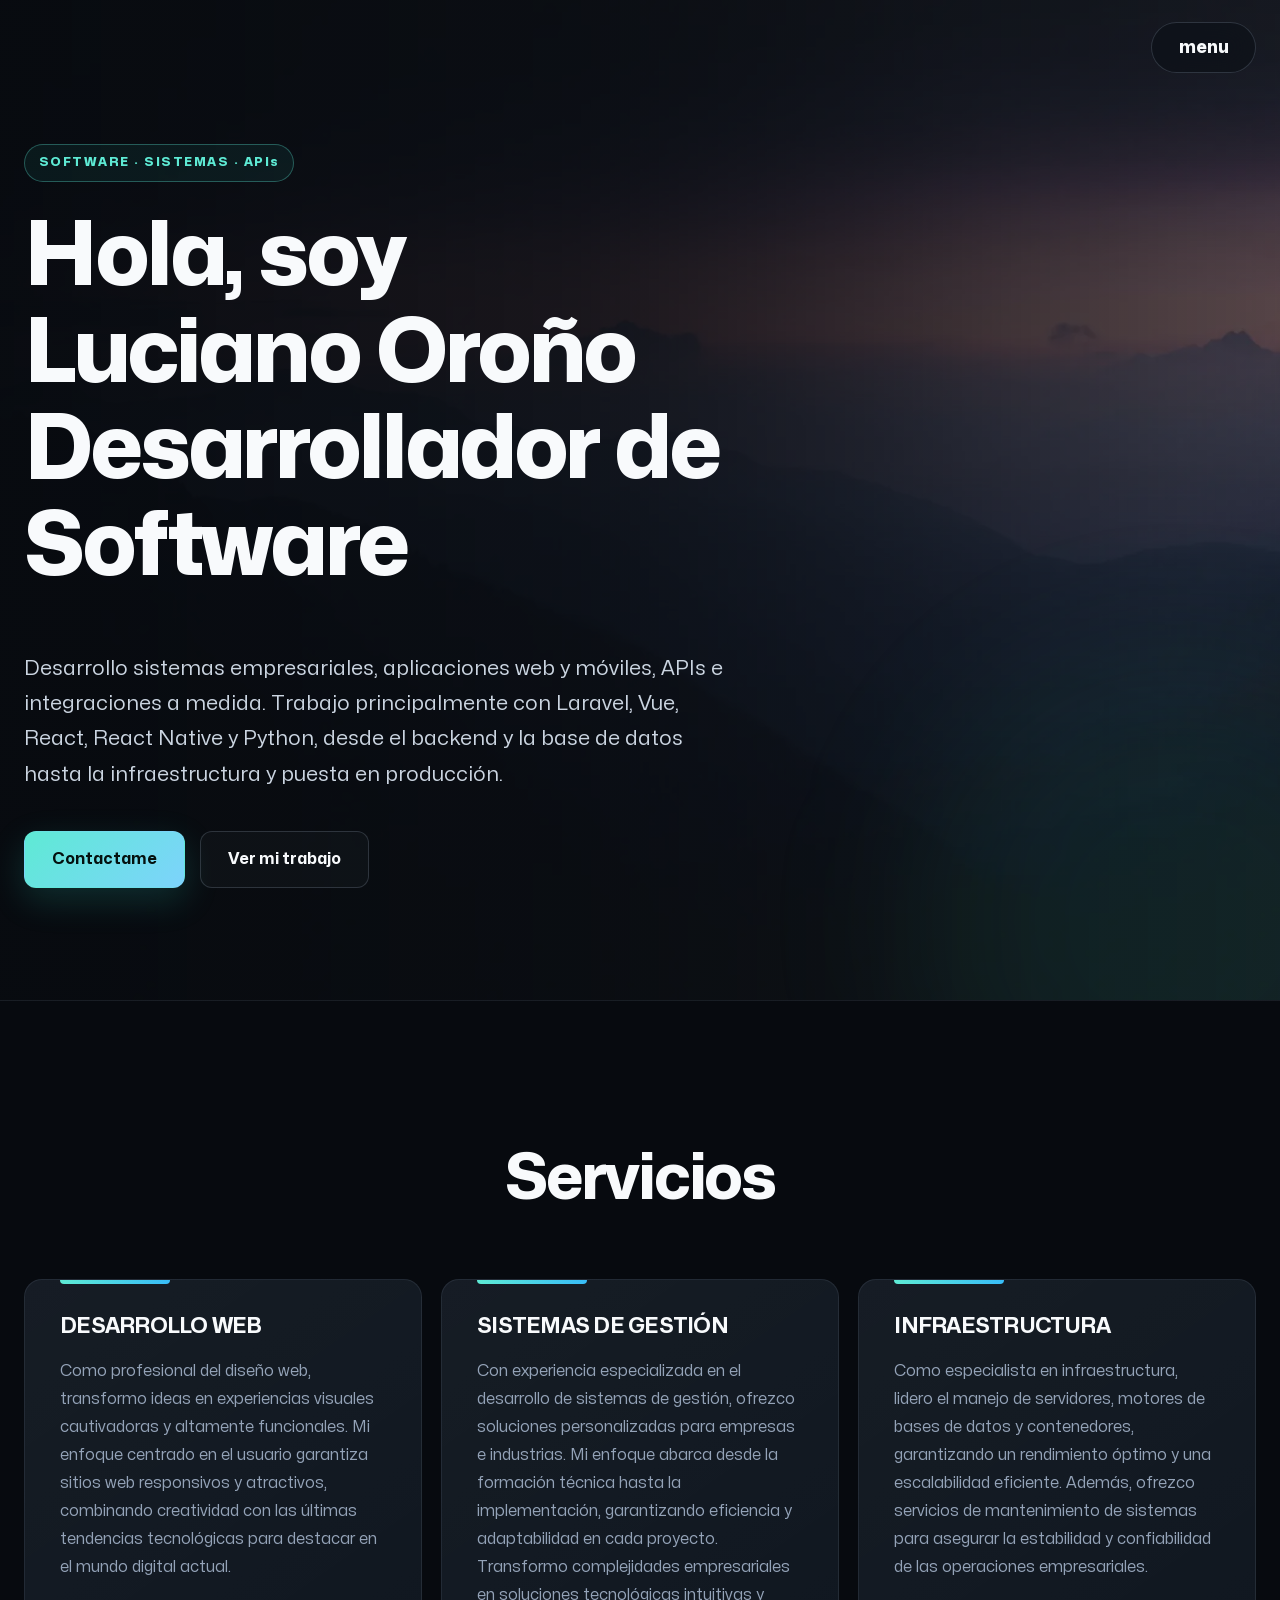
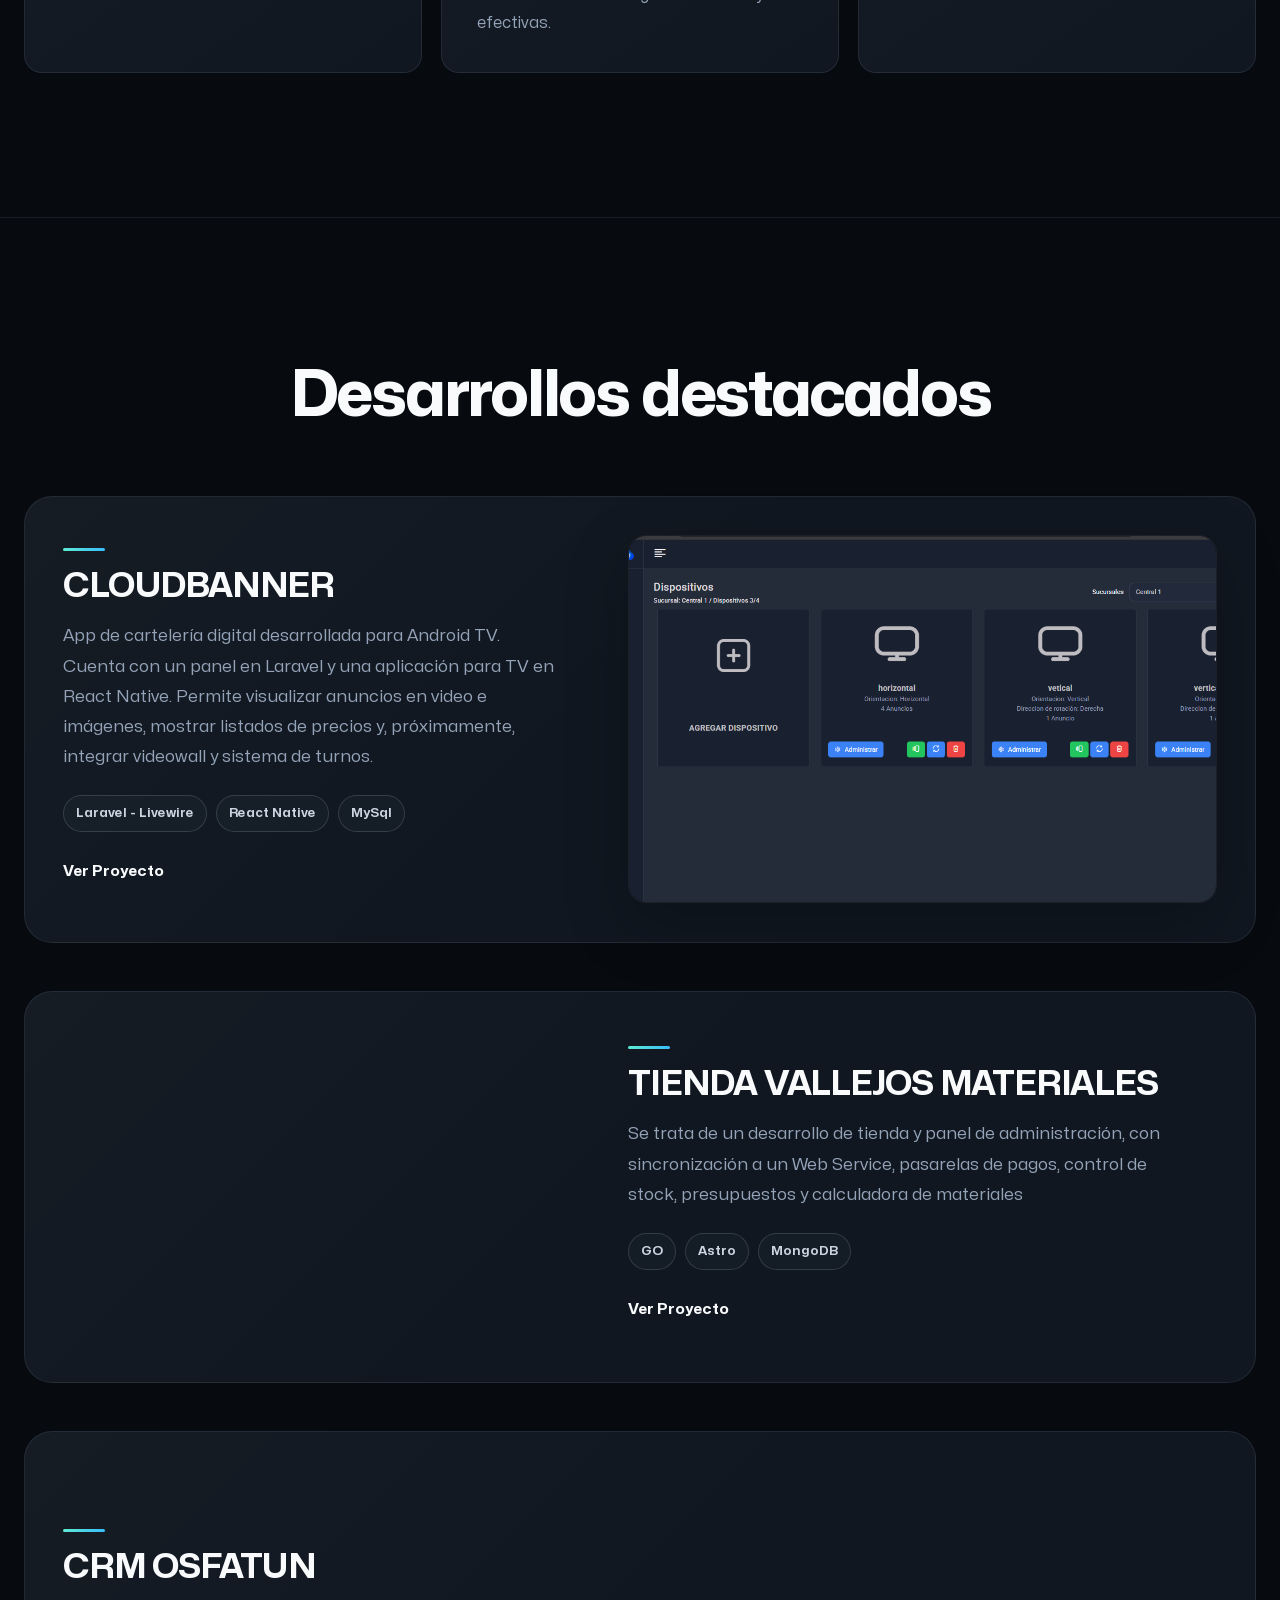
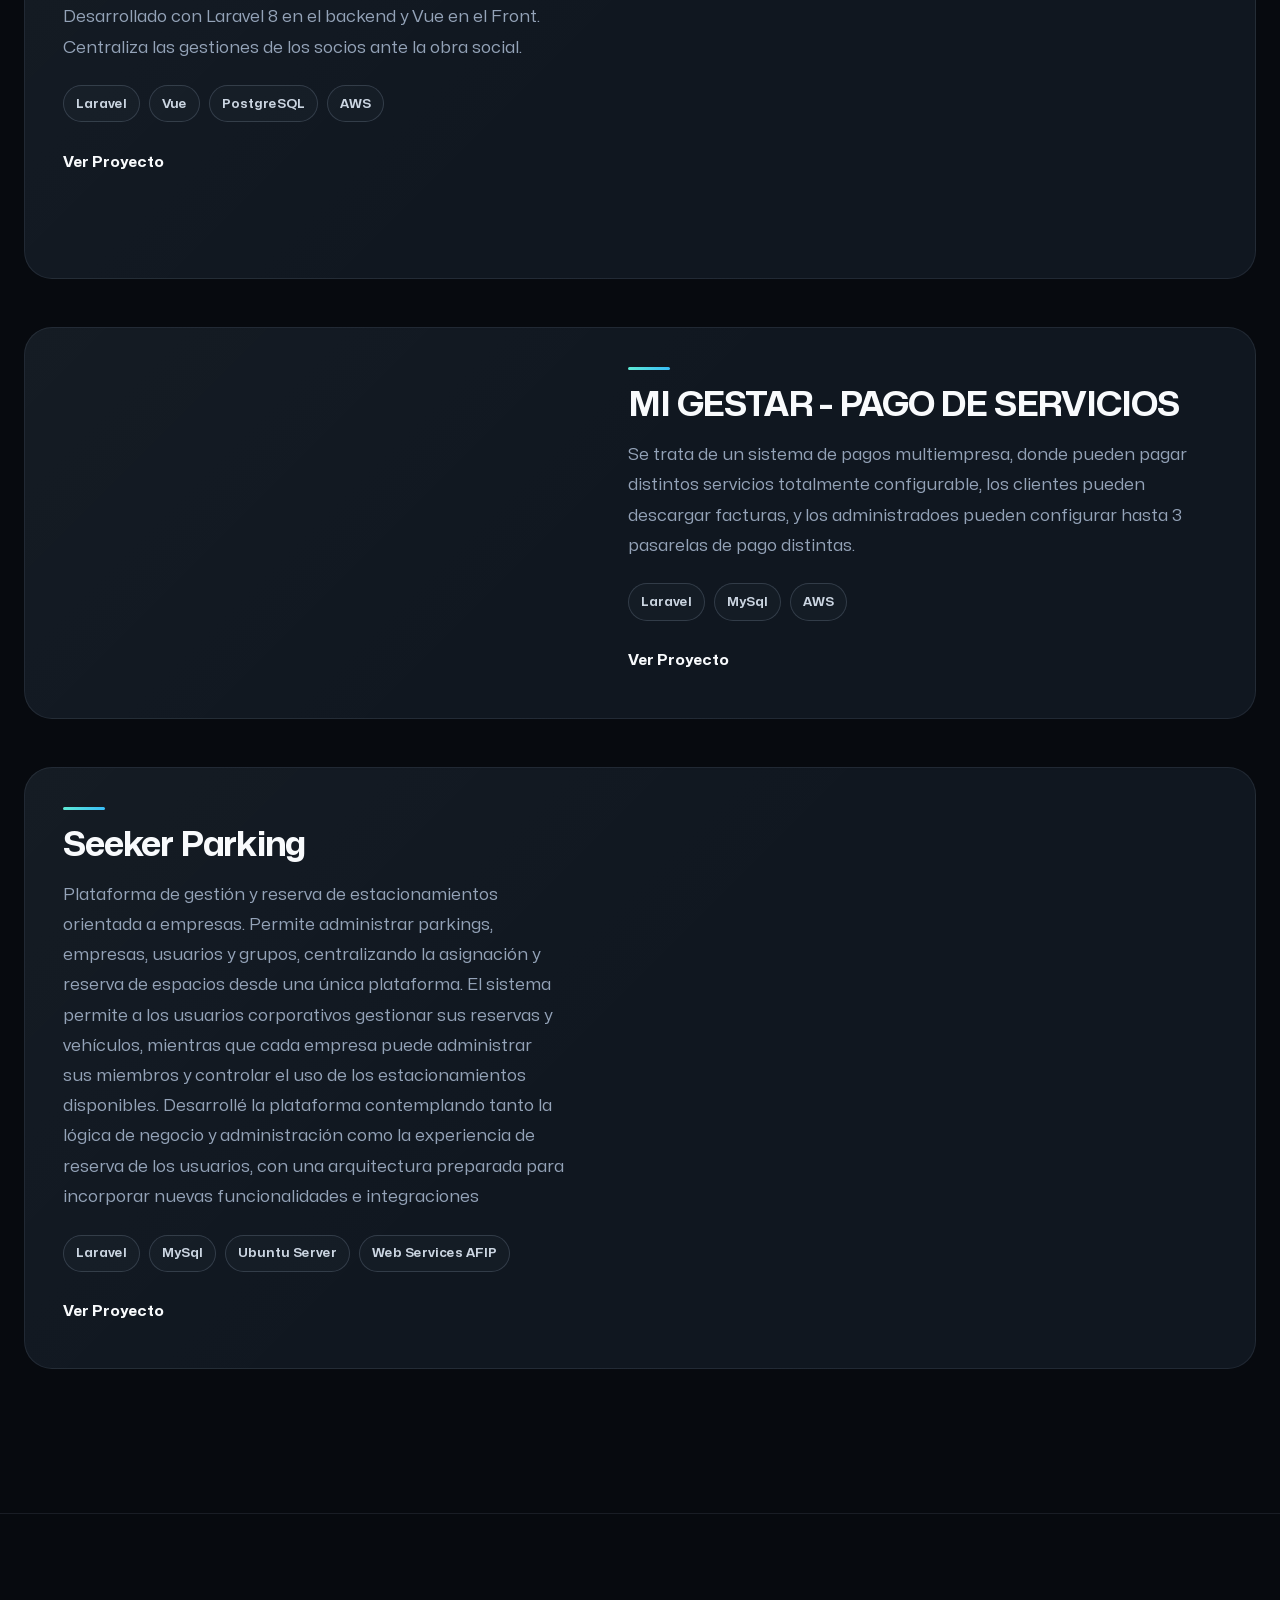
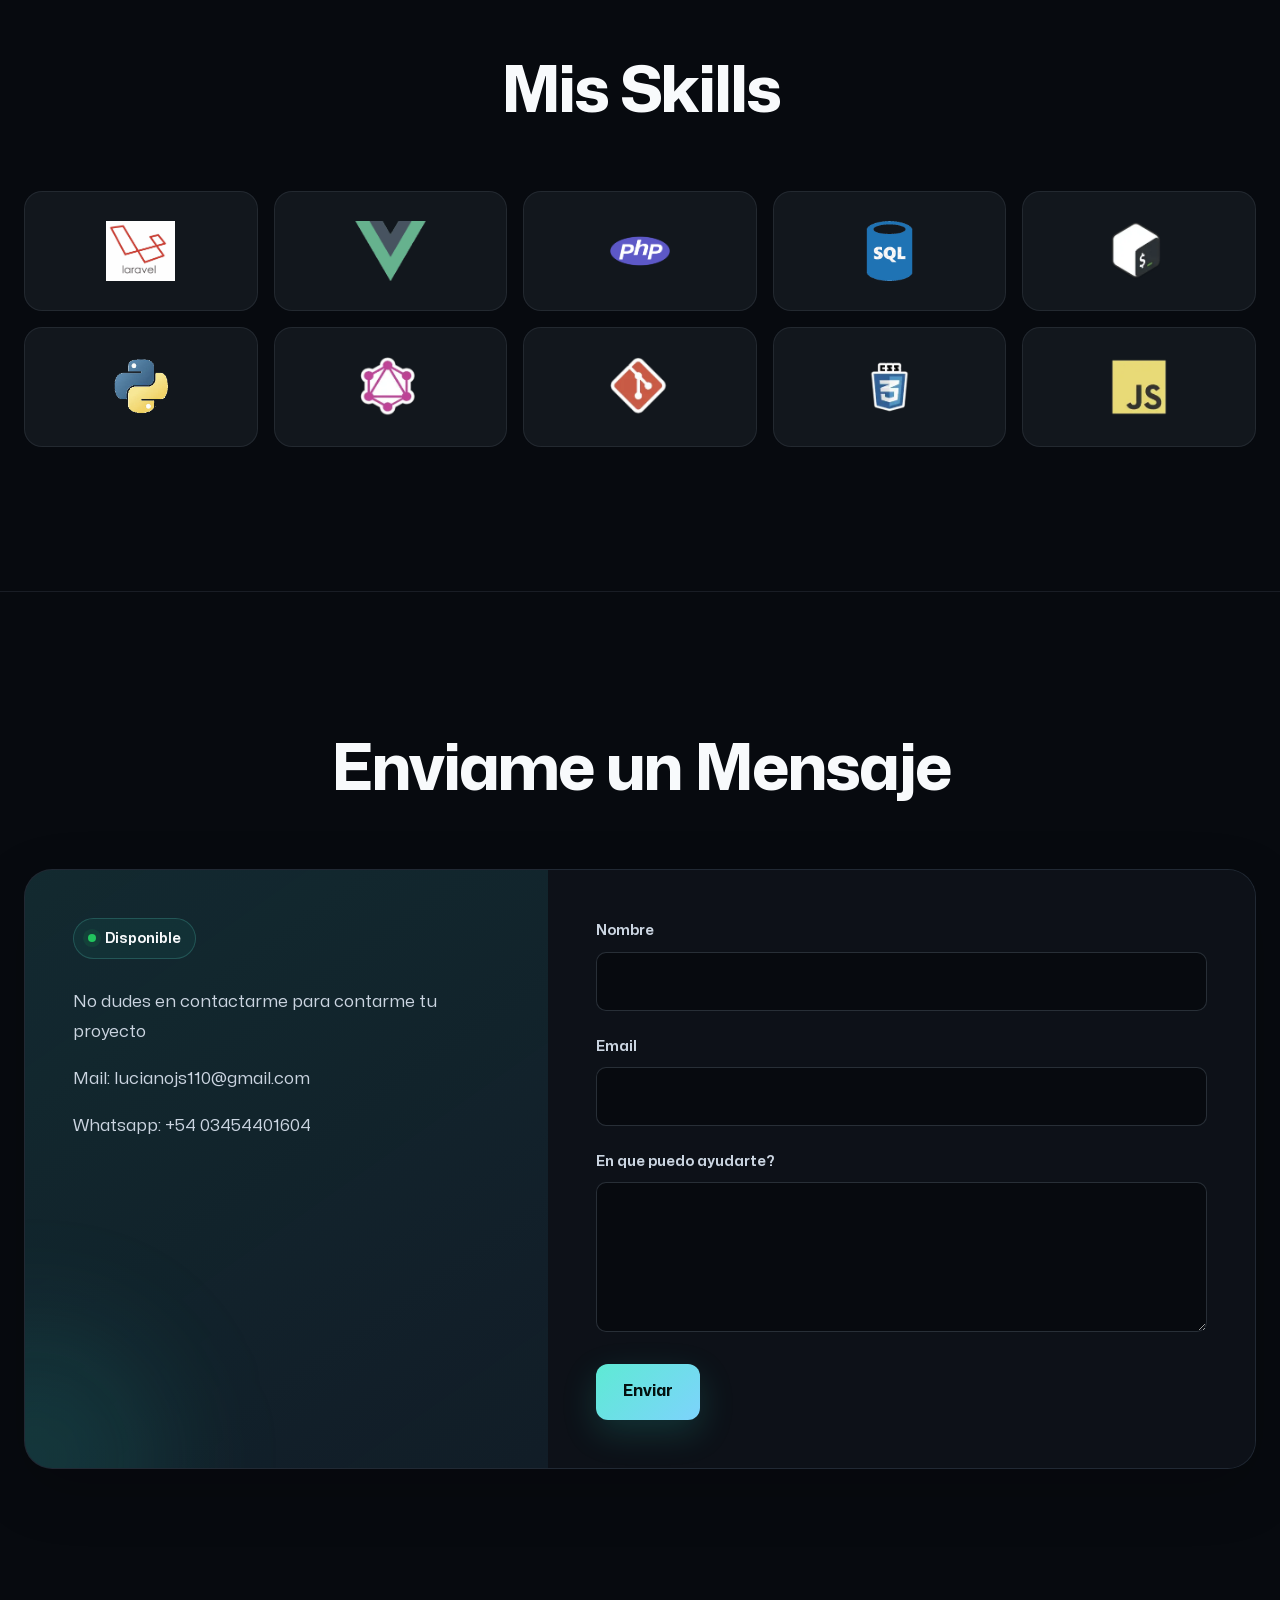
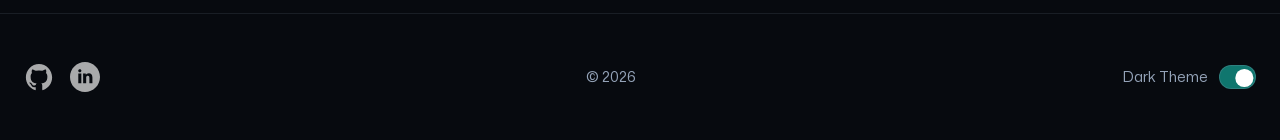
<file: index.html>
<!--
  Greetings!

  This delightful template has been meticulously crafted and brought to life by Syed Mohsin. It is generously shared with the world, inviting you to unleash your creativity and tailor it to your heart's content.
-->

<!-- For any inquiries or collaborations reach out to me at devsyedmohsin@gmail.com -->

<!--
  Embrace the guidance inscribed within the comments below to fashion an awe-inspiring portfolio of your own.
-->


<!DOCTYPE html>
<html lang="en">


<head>
  <meta charset="UTF-8" />
  <meta http-equiv="X-UA-Compatible" content="IE=edge" />
  <meta name="viewport" content="width=device-width, initial-scale=1.0" />

  <!-- SEO -->
  <meta name="robots" content="index, follow" />

  <meta name="description"
    content="Portfolio de Luciano Oroño, desarrollador de software especializado en sistemas de gestión, aplicaciones web, APIs e integraciones." />

  <meta name="keywords"
    content="Luciano Oroño, desarrollador de software, Laravel, Vue, React, React Native, Python, APIs, sistemas de gestión, desarrollo web" />

  <meta name="author" content="Luciano Oroño" />

  <!-- Google / Search Engine -->
  <meta itemprop="name" content="Luciano Oroño | Desarrollador de Software" />

  <meta itemprop="description"
    content="Desarrollo sistemas de gestión, aplicaciones web, APIs e integraciones. Conocé mis proyectos y experiencia." />

  <meta itemprop="image" content="https://lucianojs110.github.io/assets/images/portfolio-preview.png" />

  <!-- Open Graph / Facebook / WhatsApp / LinkedIn -->
  <meta property="og:url" content="https://lucianojs110.github.io/" />

  <meta property="og:type" content="website" />

  <meta property="og:title" content="Luciano Oroño | Desarrollador de Software" />

  <meta property="og:description"
    content="Desarrollo sistemas de gestión, aplicaciones web, APIs e integraciones. Laravel, Vue, React, React Native y Python." />

  <meta property="og:image" content="https://lucianojs110.github.io/assets/images/portfolio-preview.png" />

  <meta property="og:image:secure_url" content="https://lucianojs110.github.io/assets/images/portfolio-preview.png" />

  <meta property="og:image:type" content="image/png" />

  <meta property="og:image:width" content="1200" />

  <meta property="og:image:height" content="630" />

  <meta property="og:image:alt" content="Luciano Oroño - Desarrollador de Software" />

  <meta property="og:site_name" content="Portfolio Luciano Oroño" />

  <!-- Twitter / X -->
  <meta name="twitter:card" content="summary_large_image" />

  <meta name="twitter:title" content="Luciano Oroño | Desarrollador de Software" />

  <meta name="twitter:description"
    content="Desarrollo sistemas de gestión, aplicaciones web, APIs e integraciones. Laravel, Vue, React, React Native y Python." />

  <meta name="twitter:image" content="https://lucianojs110.github.io/assets/images/portfolio-preview.png" />

  <meta name="twitter:image:alt" content="Luciano Oroño - Desarrollador de Software" />

  <!-- Favicon -->
  <link rel="shortcut icon" href="assets/images/favicons.png" type="image/png" />

  <!-- Canonical -->
  <link rel="canonical" href="https://lucianojs110.github.io/" />

  <!-- Font -->
  <link rel="preload" href="assets/fonts/Mona-Sans.woff2" as="font" type="font/woff2" crossorigin />

  <!-- Styles -->
  <link rel="stylesheet" href="style.css" />

  <!-- Scripts -->
  <script src="script.js" defer></script>

  <title>Luciano Oroño | Desarrollador de Software</title>
</head>

<body>

  <script>
    const theme = localStorage.getItem("theme") || "dark";
    document.body.classList.add(theme);
  </script>

  <header class="header">

    <div class="menu-btn-container">
      <div class="container">
        <button type="button" class="menu-btn">menu</button>
      </div>
    </div>

    <nav class="nav hidden">
      <ol class="nav-items">
        <li class="nav-item"><a href="#">Home</a></li>
        <li class="nav-item"><a href="#work">Mi Trabajo</a></li>
        <li class="nav-item"><a href="#skills">Mis Skills</a></li>
        <li class="nav-item">
          <a href="#contact" data-focused="last-focused">Contacto</a>
        </li>
      </ol>
    </nav>

    <div class="container">
      <div class="header-textbox">
        <!-- Replace with your name and job title -->
            <h1 class="h1">
          Hola, soy Luciano Oroño<br />
          Desarrollador de Software
        </h1>

               

                <p class="header-text">
          Desarrollo sistemas empresariales, aplicaciones web y móviles, APIs e integraciones a medida.
          Trabajo principalmente con Laravel, Vue, React, React Native y Python, desde el backend y la base de datos
          hasta la infraestructura y puesta en producción.
        </p>

        <div class="header-btns">
          <a href="#contact" class="btn btn-cta">Contactame</a>
          <a href="#work" class="btn btn-secondary">Ver mi trabajo</a>
        </div>
      </div>
    </div>
  </header>

  <main>

    <section>

      <div class="container">
        <h2 class="h2">Servicios</h2>
        <ol class="testimonials">
          <li class="testimonial">
            <h3 class="h3">DESARROLLO WEB</h3>
            <blockquote class="testimonial-text">
              Como profesional del diseño web, transformo ideas en experiencias visuales cautivadoras y altamente
              funcionales. Mi enfoque centrado en el usuario garantiza sitios web responsivos y atractivos, combinando
              creatividad con las últimas tendencias tecnológicas para destacar en el mundo digital actual.
            </blockquote>

          </li>
          <li class="testimonial">
            <h3 class="h3">SISTEMAS DE GESTIÓN</h3>
            <blockquote class="testimonial-text">
              Con experiencia especializada en el desarrollo de sistemas de gestión, ofrezco soluciones personalizadas
              para empresas e industrias. Mi enfoque abarca desde la formación técnica hasta la implementación,
              garantizando eficiencia y adaptabilidad en cada proyecto. Transformo complejidades empresariales en
              soluciones tecnológicas intuitivas y efectivas.
            </blockquote>

          </li>
          <li class="testimonial">
            <h3 class="h3">INFRAESTRUCTURA</h3>
            <blockquote class="testimonial-text">

              Como especialista en infraestructura, lidero el manejo de servidores, motores de bases de datos y
              contenedores, garantizando un rendimiento óptimo y una escalabilidad eficiente. Además, ofrezco servicios
              de mantenimiento de sistemas para asegurar la estabilidad y confiabilidad de las operaciones
              empresariales.
            </blockquote>

          </li>
        </ol>
      </div>
    </section>


    <section class="work">
      <div class="container">
        <h2 class="h2" id="work">Desarrollos destacados</h2>
        <div class="work-boxes">



          <div class="work-box">
            <div class="work-textbox">
              <!-- Add your project title here -->
              <h3 class="h3">CLOUDBANNER</h3>
              <!-- Add small description of your project  -->
              <p class="work-text">
                App de cartelería digital desarrollada para Android TV. Cuenta con un panel en Laravel y una aplicación
                para TV en React Native. Permite visualizar anuncios en video e imágenes, mostrar listados de precios y,
                próximamente, integrar videowall y sistema de turnos.
              </p>
              <!-- Add technologies you used to build the project -->
              <ol class="work-technologies">
                <li>Laravel - Livewire</li>
                <li>React Native</li>
                <li>MySql</li>

              </ol>

              <div class="work-links">
                <!-- Add url of project in href attribute -->
                <a href="https://cloudbanner.io/" target="_blank" rel="noopener" class="link">Ver
                  Proyecto</a>


                </a>
              </div>
            </div>

            <!-- Update img src and alt attribute  -->

            <picture class="work-img">
              <img loading="lazy" src="assets/images/cloudbanner.png" alt="agency elevation" />
            </picture>
          </div>



          <div class="work-box">
            <div class="work-textbox">
              <!-- Add your project title here -->
              <h3 class="h3">TIENDA VALLEJOS MATERIALES</h3>
              <!-- Add small description of your project  -->
              <p class="work-text">
                Se trata de un desarrollo de tienda y panel de administración, con sincronización a un Web Service,
                pasarelas de pagos, control de stock,
                presupuestos y calculadora de materiales
              </p>
              <!-- Add technologies you used to build the project -->
              <ol class="work-technologies">
                <li>GO</li>
                <li>Astro</li>
                <li>MongoDB</li>

              </ol>

              <div class="work-links">
                <!-- Add url of project in href attribute -->
                <a href="https://vallejosmateriales.com.ar/" target="_blank" rel="noopener" class="link">Ver
                  Proyecto</a>


                </a>
              </div>
            </div>

            <!-- Update img src and alt attribute  -->

            <picture class="work-img">
              <img loading="lazy" src="assets/images/vallejos.png" alt="agency elevation" />
            </picture>
          </div>




          <div class="work-box">
            <div class="work-textbox">
              <!-- Add your project title here -->
              <h3 class="h3">CRM OSFATUN</h3>
              <!-- Add small description of your project  -->
              <p class="work-text">
                Desarrollado con Laravel 8 en el backend y Vue en el Front. Centraliza las gestiones de los socios ante
                la obra social.
              </p>
              <!-- Add technologies you used to build the project -->
              <ol class="work-technologies">
                <li>Laravel</li>
                <li>Vue</li>
                <li>PostgreSQL</li>
                <li>AWS</li>
              </ol>

              <div class="work-links">
                <!-- Add url of project in href attribute -->
                <a href="https://www.osfatun.com.ar/" target="_blank" rel="noopener" class="link">Ver Proyecto</a>


                </a>
              </div>
            </div>

            <!-- Update img src and alt attribute  -->

            <picture class="work-img">
              <img loading="lazy" src="assets/images/work/crm1.png" alt="agency elevation" />
            </picture>
          </div>



          <div class="work-box">
            <div class="work-textbox">
              <!-- Add your project title here -->
              <h3 class="h3">MI GESTAR - PAGO DE SERVICIOS</h3>
              <!-- Add small description of your project  -->

              <p class="work-text">Se trata de un sistema de pagos multiempresa, donde pueden pagar distintos servicios
                totalmente configurable, los clientes pueden descargar facturas, y los administradoes pueden configurar
                hasta 3 pasarelas de pago distintas.</p>
              <ol class="work-technologies">
                <li>Laravel</li>
                <li>MySql</li>
                <li>AWS</li>
              </ol>
              <div class="work-links">
                <!-- Add url of project in href attribute -->
                <a href="https://migestarcoop.com.ar/CEVIC/login" target="_blank" rel="noopener" class="link">Ver
                  Proyecto</a>


              </div>
            </div>
            <!-- Update img src and alt attribute  -->
            <picture class="work-img">
              <img loading="lazy" src="assets/images/work/gestar2.png" alt="agency elevation" />
            </picture>
          </div>



          <div class="work-box">
            <div class="work-textbox">
              <!-- Add your project title here -->
              <h3 class="h3">Seeker Parking</h3>
              <!-- Add small description of your project  -->
              <p class="work-text">
                Plataforma de gestión y reserva de estacionamientos orientada a empresas. Permite administrar parkings,
                empresas, usuarios y grupos, centralizando la asignación y reserva de espacios desde una única
                plataforma.

                El sistema permite a los usuarios corporativos gestionar sus reservas y vehículos, mientras que cada
                empresa puede administrar sus miembros y controlar el uso de los estacionamientos disponibles.

                Desarrollé la plataforma contemplando tanto la lógica de negocio y administración como la experiencia de
                reserva de los usuarios, con una arquitectura preparada para incorporar nuevas funcionalidades e
                integraciones
              </p>
              <ol class="work-technologies">
                <li>Laravel</li>
                <li>MySql</li>
                <li>Ubuntu Server</li>
                <li>Web Services AFIP</li>
              </ol>
              <div class="work-links">
                <!-- Add url of project in href attribute -->
                <a href="https://corporativo.seekerparking.com/login" target="_blank" rel="noopener" class="link">Ver
                  Proyecto</a>


              </div>
            </div>
            <!-- Update img src and alt attribute  -->
            <picture class="work-img">
              <img loading="lazy" src="assets/images/seeker.png" alt="contribute dev" />
            </picture>
          </div>
        </div>
      </div>
    </section>


    <!-- Update skills-img src, alt  and title attributes I have added some other logos in assets/images/skill for your convenience feel free to pick one if required  -->

    <section class="skills">
      <div class="container">
        <h2 class="h2" id="skills">Mis Skills</h2>
        <div class="skills-imgs">
          <img src="assets/images/skills/Laravel.png" alt="React" class="skills-img" loading="lazy" title="React">
          <img src="assets/images/skills/vue.png" alt="Svelte" class="skills-img" loading="lazy" title="Svelte">
          <img src="assets/images/skills/php.png" alt="Typescript" class="skills-img" loading="lazy" title="Typescript">
          <img src="assets/images/skills/sql.png" alt="Accessibility" class="skills-img" loading="lazy"
            title="Web Accessibility">
          <img src="assets/images/skills/shell.webp" alt="Shell" class="skills-img" loading="lazy" title="Shell">
          <img src="assets/images/skills/python.png" alt="NextJS" class="skills-img" loading="lazy" title="NextJS">
          <img src="assets/images/skills/graphql.webp" alt="Graph Ql" class="skills-img" loading="lazy"
            title="Graph QL">
          <img src="assets/images/skills/git.webp" alt="Git" class="skills-img" loading="lazy" title="Git">
          <img src="assets/images/skills/html.webp" alt="CSS" class="skills-img" loading="lazy" title="CSS">
          <img src="assets/images/skills/js.webp" alt="JavaScript" class="skills-img" loading="lazy" title="JavaScript">
          </figure>
        </div>
      </div>
    </section>

    <!-- Replace testimonials, author name, author job, img src and, alt attributes -->

    <section class="contact">
      <div class="container">
        <h2 class="h2" id="contact">Enviame un Mensaje</h2>
        <div class="contact-content">
          <div class="contact-textbox">
            <!-- Please comment this component if you're not available for hire -->
            <strong href="#" class="hire-alert">
              <span class="indicator"></span>
              Disponible
            </strong>
            <p class="contact-text">
              No dudes en contactarme para contarme tu proyecto
            </p>

            <p class="contact-text">
              Mail: lucianojs110@gmail.com
            </p>
            <p class="contact-text">
              Whatsapp: +54 03454401604
            </p>


          </div>
          <form action="https://formsubmit.co/lucianojs110@gmail.com" method="POST" class="contact-form" netlify>
            <div class="form-field">
              <label for="name">Nombre</label>
              <input type="text" name="name" id="name" required />
            </div>
            <div class="form-field">
              <label for="email">Email</label>
              <input type="email" name="email" id="email" required inputmode="email" />
            </div>
            <div class="form-field">
              <label for="message">En que puedo ayudarte?</label>
              <textarea name="message" id="message" required></textarea>
            </div>
            <button type="submit" class="btn btn-cta">Enviar</button>
          </form>
        </div>
      </div>
    </section>
  </main>

  <footer class="footer">
    <div class="container">
      <div class="footer-content">
        <!-- Update href and src attributes -->
        <nav>
          <ol class="footer-links">
            <li class="footer-link">
              <a title="GitHub" href="https://github.com/Lucianojs110" target="_blank" rel="noopener"><img
                  loading="lazy" src="assets/images/social-links/github.svg" alt="GitHub" /></a>
            </li>

            <li class="footer-link">
              <a title="Linkedin" href="https://www.linkedin.com/in/luciano-oro%C3%B1o-1b6370150/" target="_blank"
                rel="noopener"><img loading="lazy" src="assets/images/social-links/linkedin.svg" alt="Linkedin" /></a>
            </li>

          </ol>
        </nav>
        <p class="footer-text">
          &copy; <span>2024</span>
        </p>
        <label class="theme-switch" for="theme-switch">
          <span>Dark Theme</span>
          <input type="checkbox" id="theme-switch" role="switch" />
        </label>
      </div>
    </div>
  </footer>
</body>

</html>
</file>
<file: style.css>
/* =========================================================
   PORTFOLIO - LUCIANO OROÑO
   ========================================================= */

/* ---------------------------------------------------------
   FONT
--------------------------------------------------------- */

@font-face {
  font-family: "Mona Sans";
  src:
    url("assets/fonts/Mona-Sans.woff2") format("woff2 supports variations"),
    url("assets/fonts/Mona-Sans.woff2") format("woff2-variations");
  font-display: swap;
  font-weight: 200 900;
  font-stretch: 75% 125%;
}

/* ---------------------------------------------------------
   VARIABLES
--------------------------------------------------------- */

:root {
  --font-main: "Mona Sans", sans-serif;

  --h1: clamp(3.2rem, 7vw, 6.6rem);
  --h2: clamp(2.5rem, 5vw, 4.4rem);
  --h3: clamp(1.55rem, 3vw, 2rem);

  --text-large: 1.35rem;
  --text-medium: 1.08rem;
  --text-small: 0.95rem;

  --site-max-width: 1240px;

  --accent: #5eead4;
  --accent-strong: #2dd4bf;
  --accent-dark: #0f766e;

  --blue: #38bdf8;
  --purple: #a78bfa;

  --radius-xs: 8px;
  --radius-sm: 12px;
  --radius-md: 18px;
  --radius-lg: 28px;
  --radius-xl: 40px;

  --section-space: 9rem;

  --transition:
    0.25s cubic-bezier(0.4, 0, 0.2, 1);
}

/* ---------------------------------------------------------
   THEMES
--------------------------------------------------------- */

body.dark {
  --bg-color-primary: #070a0f;
  --bg-color-secondary: #0d1118;
  --bg-color-card: #101720;
  --bg-color-card-hover: #141d28;

  --important: #f8fafc;
  --sub: #cbd5e1;
  --body: #94a3b8;

  --border: rgba(148, 163, 184, 0.13);
  --border-dark: rgba(148, 163, 184, 0.24);

  --shadow:
    0 30px 80px rgba(0, 0, 0, 0.25);

  --shadow-card:
    0 20px 60px rgba(0, 0, 0, 0.18);
}

body.light {
  --bg-color-primary: #f8fafc;
  --bg-color-secondary: #ffffff;
  --bg-color-card: #ffffff;
  --bg-color-card-hover: #f1f5f9;

  --important: #0f172a;
  --sub: #334155;
  --body: #64748b;

  --border: rgba(15, 23, 42, 0.08);
  --border-dark: rgba(15, 23, 42, 0.15);

  --shadow:
    0 30px 80px rgba(15, 23, 42, 0.1);

  --shadow-card:
    0 20px 60px rgba(15, 23, 42, 0.08);
}

/* ---------------------------------------------------------
   RESET
--------------------------------------------------------- */

*,
*::before,
*::after {
  margin: 0;
  padding: 0;
  box-sizing: border-box;
}

html {
  font-family: var(--font-main);
  scroll-behavior: smooth;
  scroll-padding-top: 90px;
}

body {
  min-height: 100vh;
  font-size: var(--text-medium);
  line-height: 1.7;
  background: var(--bg-color-primary);
  color: var(--body);
  overflow-x: hidden;
  text-rendering: optimizeLegibility;
}

body::before {
  content: "";
  position: fixed;
  inset: 0;
  pointer-events: none;
  z-index: -1;

  background:
    radial-gradient(circle at 12% 10%,
      rgba(45, 212, 191, 0.08),
      transparent 28%),
    radial-gradient(circle at 88% 20%,
      rgba(56, 189, 248, 0.07),
      transparent 26%),
    radial-gradient(circle at 50% 90%,
      rgba(167, 139, 250, 0.05),
      transparent 30%);
}

img,
svg,
picture {
  display: block;
  max-width: 100%;
}

img {
  height: auto;
}

button,
input,
textarea {
  font: inherit;
}

button {
  cursor: pointer;
}

a {
  color: inherit;
}

textarea {
  resize: vertical;
}

/* ---------------------------------------------------------
   TYPOGRAPHY
--------------------------------------------------------- */

h1,
h2,
h3,
h4 {
  color: var(--important);
  line-height: 1.08;
  letter-spacing: -0.035em;
}

.h1 {
  font-size: var(--h1);
  font-weight: 800;
}

.h2 {
  font-size: var(--h2);
  font-weight: 750;
  text-align: center;
  margin-bottom: 1rem;
}

.h3 {
  font-size: var(--h3);
  font-weight: 700;
}

.h4 {
  font-size: 1.35rem;
}

p {
  color: var(--body);
}

/* ---------------------------------------------------------
   CONTAINER
--------------------------------------------------------- */

.container {
  width: min(calc(100% - 48px), var(--site-max-width));
  margin-inline: auto;
}

/* ---------------------------------------------------------
   UTILITIES
--------------------------------------------------------- */

.hidden {
  visibility: hidden;
  opacity: 0;
  transform: translateX(-100%);
  pointer-events: none;
}

.lock-screen {
  overflow: hidden;
}

.transform {
  transform: translateY(35px);
  opacity: 0;
}

.shown {
  opacity: 1;
  transform: none;
  transition:
    opacity 0.5s ease,
    transform 0.5s ease;
}

/* ---------------------------------------------------------
   BUTTONS
--------------------------------------------------------- */

.btn {
  display: inline-flex;
  align-items: center;
  justify-content: center;

  min-height: 54px;

  padding: 0.9rem 1.7rem;

  border-radius: 12px;
  border: 1px solid transparent;

  text-decoration: none;

  font-size: 1rem;
  font-weight: 700;

  transition:
    transform var(--transition),
    box-shadow var(--transition),
    background-color var(--transition),
    border-color var(--transition);
}

.btn:hover {
  transform: translateY(-2px);
}

.btn-cta {
  color: #04110f;

  background:
    linear-gradient(135deg,
      var(--accent),
      #7dd3fc);

  box-shadow:
    0 12px 35px rgba(45, 212, 191, 0.18);
}

.btn-cta:hover,
.btn-cta:focus {
  box-shadow:
    0 18px 45px rgba(45, 212, 191, 0.28);
}

.btn-secondary {
  color: var(--important);

  background:
    rgba(148, 163, 184, 0.04);

  border-color: var(--border-dark);
}

.btn-secondary:hover,
.btn-secondary:focus {
  border-color: var(--accent);

  background:
    rgba(45, 212, 191, 0.06);
}

/* ---------------------------------------------------------
   LINKS
--------------------------------------------------------- */

.link {
  position: relative;

  display: inline-flex;
  align-items: center;

  font-weight: 700;
  font-size: 0.95rem;

  color: var(--important);

  text-decoration: none;

  padding-bottom: 5px;
}

.link::after {
  content: "";

  position: absolute;

  left: 0;
  bottom: 0;

  width: 100%;
  height: 2px;

  background:
    linear-gradient(90deg,
      var(--accent),
      var(--blue));

  transform: scaleX(0);
  transform-origin: right;

  transition: transform var(--transition);
}

.link:hover::after {
  transform: scaleX(1);
  transform-origin: left;
}

/* ---------------------------------------------------------
   MENU BUTTON
--------------------------------------------------------- */

.menu-btn-container {
  position: fixed;

  top: 22px;
  left: 0;

  width: 100%;

  z-index: 20;

  pointer-events: none;
}

.menu-btn-container .container {
  display: flex;
  justify-content: flex-end;
}

.menu-btn {
  pointer-events: auto;

  min-width: 105px;

  padding: 10px 20px;

  border-radius: 999px;

  border:
    1px solid var(--border-dark);

  color: var(--important);

  background:
    rgba(13, 17, 24, 0.72);

  backdrop-filter: blur(18px);
  -webkit-backdrop-filter: blur(18px);

  font-weight: 800;

  transition:
    border-color var(--transition),
    background-color var(--transition),
    transform var(--transition);
}

body.light .menu-btn {
  background:
    rgba(255, 255, 255, 0.82);
}

.menu-btn:hover {
  border-color: var(--accent);
  transform: translateY(-1px);
}

/* ---------------------------------------------------------
   NAVIGATION
--------------------------------------------------------- */

.nav {
  position: fixed;

  inset: 0;

  display: flex;
  align-items: center;

  min-height: 100vh;

  z-index: 15;

  background:
    radial-gradient(circle at 80% 20%,
      rgba(45, 212, 191, 0.25),
      transparent 30%),
    radial-gradient(circle at 15% 80%,
      rgba(56, 189, 248, 0.18),
      transparent 30%),
    #070a0f;

  transition:
    opacity 0.35s ease,
    transform 0.45s cubic-bezier(0.77, 0, 0.18, 1);
}

.nav-items {
  width: min(100% - 48px, 1240px);

  margin-inline: auto;

  list-style: none;
}

.nav-item {
  overflow: hidden;
}

.nav-item:not(:last-child) {
  margin-bottom: 0.9rem;
}

.nav-item a {
  display: inline-block;

  color: #f8fafc;

  text-decoration: none;

  font-size:
    clamp(2.8rem, 7vw, 6rem);

  font-weight: 800;

  letter-spacing: -0.05em;

  transition:
    color var(--transition),
    transform var(--transition);
}

.nav-item a:hover {
  color: var(--accent);
  transform: translateX(14px);
}

/* ---------------------------------------------------------
   HEADER / HERO
--------------------------------------------------------- */

.header {
  position: relative;

  min-height: 100vh;

  display: flex;
  align-items: center;

  overflow: hidden;

  border-bottom:
    1px solid var(--border);
}

body.dark .header {
  background:
    linear-gradient(90deg,
      rgba(7, 10, 15, 0.98) 0%,
      rgba(7, 10, 15, 0.9) 45%,
      rgba(7, 10, 15, 0.62) 100%),
    url("assets/images/hero-bg.webp") center / cover no-repeat;
}

body.light .header {
  background:
    linear-gradient(90deg,
      rgba(248, 250, 252, 0.98) 0%,
      rgba(248, 250, 252, 0.9) 45%,
      rgba(248, 250, 252, 0.7) 100%),
    url("assets/images/hero-bg-light.webp") center / cover no-repeat;
}

.header::after {
  content: "";

  position: absolute;

  width: 520px;
  height: 520px;

  border-radius: 50%;

  right: -160px;
  bottom: -180px;

  background:
    rgba(45, 212, 191, 0.08);

  filter: blur(80px);

  pointer-events: none;
}

.header .container {
  position: relative;

  z-index: 2;
}

.header-textbox {
  max-width: 900px;

  padding-block:
    9rem 7rem;
}

.header-textbox::before {
  content: "SOFTWARE · SISTEMAS · APIs";

  display: inline-flex;

  margin-bottom: 1.7rem;

  padding:
    0.45rem 0.85rem;

  border:
    1px solid rgba(94, 234, 212, 0.32);

  border-radius: 999px;

  background:
    rgba(45, 212, 191, 0.07);

  color: var(--accent);

  font-size: 0.78rem;
  font-weight: 800;

  letter-spacing: 0.12em;
}

.header .h1 {
  max-width: 1000px;

  text-wrap: balance;
}

.header-text {
  max-width: 720px;

  margin-top: 1.6rem;
  margin-bottom: 2.4rem;

  color: var(--sub);

  font-size:
    clamp(1.08rem, 2vw, 1.3rem);

  line-height: 1.7;
}

.header-btns {
  display: flex;

  flex-wrap: wrap;

  gap: 0.9rem;
}

/* ---------------------------------------------------------
   MAIN
--------------------------------------------------------- */

main {
  position: relative;

  background: var(--bg-color-primary);
}

section {
  position: relative;

  padding-block:
    var(--section-space);
}

section+section {
  border-top:
    1px solid var(--border);
}

/* ---------------------------------------------------------
   SERVICES
--------------------------------------------------------- */

.testimonials {
  display: grid;

  grid-template-columns:
    repeat(3, minmax(0, 1fr));

  gap: 1.2rem;

  list-style: none;

  margin-top: 4rem;

  background: transparent;
}

.testimonial {
  position: relative;

  min-height: 100%;

  padding:
    2.2rem;

  border:
    1px solid var(--border);

  border-radius:
    var(--radius-md);

  background:
    linear-gradient(145deg,
      rgba(255, 255, 255, 0.025),
      transparent),
    var(--bg-color-card);

  overflow: hidden;

  transition:
    transform var(--transition),
    border-color var(--transition),
    background-color var(--transition),
    box-shadow var(--transition);
}

.testimonial::before {
  content: "";

  position: absolute;

  width: 110px;
  height: 4px;

  top: 0;
  left: 2.2rem;

  border-radius:
    0 0 6px 6px;

  background:
    linear-gradient(90deg,
      var(--accent),
      var(--blue));
}

.testimonial:hover {
  transform: translateY(-8px);

  border-color:
    rgba(94, 234, 212, 0.26);

  background:
    var(--bg-color-card-hover);

  box-shadow:
    var(--shadow-card);
}

.testimonial .h3 {
  margin-bottom:
    1.2rem;

  font-size:
    1.35rem;
}

.testimonial-text {
  color:
    var(--body);

  font-size:
    1rem;

  line-height:
    1.75;
}

/* ---------------------------------------------------------
   WORK / PROJECTS
--------------------------------------------------------- */

.work-boxes {
  display: flex;

  flex-direction: column;

  gap: 3rem;

  margin-top: 4rem;
}

.work-box {
  display: grid;

  grid-template-columns:
    minmax(320px, 0.92fr) minmax(420px, 1.08fr);

  gap: 4rem;

  align-items: center;

  padding:
    2.4rem;

  border:
    1px solid var(--border);

  border-radius:
    var(--radius-lg);

  background:
    linear-gradient(135deg,
      rgba(255, 255, 255, 0.018),
      transparent 50%),
    var(--bg-color-card);

  box-shadow:
    0 0 0 rgba(0, 0, 0, 0);

  transition:
    transform 0.4s ease,
    border-color 0.4s ease,
    box-shadow 0.4s ease;
}

.work-box:hover {
  transform: translateY(-7px);

  border-color:
    rgba(94, 234, 212, 0.2);

  box-shadow:
    var(--shadow-card);
}

/* Alterna imagen/texto */

.work-box:nth-child(even) .work-textbox {
  order: 2;
}

.work-box:nth-child(even) .work-img {
  order: 1;
}

.work-textbox {
  max-width: 560px;
}

.work-textbox .h3 {
  position: relative;

  margin-bottom:
    1rem;

  font-size:
    clamp(1.65rem, 3vw, 2.2rem);
}

.work-textbox .h3::before {
  content: "";

  display: block;

  width: 42px;
  height: 3px;

  margin-bottom:
    1rem;

  border-radius:
    20px;

  background:
    linear-gradient(90deg,
      var(--accent),
      var(--blue));
}

.work-text {
  margin-bottom:
    1.4rem;

  color:
    var(--body);

  line-height:
    1.75;
}

.work-technologies {
  display: flex;

  flex-wrap: wrap;

  gap: 0.55rem;

  margin-bottom:
    1.7rem;

  list-style:
    none;
}

.work-technologies li {
  padding:
    0.4rem 0.75rem;

  border:
    1px solid var(--border-dark);

  border-radius:
    999px;

  background:
    rgba(148, 163, 184, 0.035);

  color:
    var(--sub);

  font-size:
    0.82rem;

  font-weight:
    650;
}

.work-links {
  display: flex;

  align-items: center;

  flex-wrap: wrap;

  gap: 1.25rem;
}

.work-links img {
  width: 27px;
  height: 27px;

  opacity:
    0.85;

  transition:
    transform var(--transition),
    opacity var(--transition);
}

.work-links img:hover {
  transform: scale(1.12);

  opacity: 1;
}

body.dark .work-links img {
  filter: invert(1);
}

.work-img {
  position: relative;

  overflow: hidden;

  border-radius:
    var(--radius-md);

  border:
    1px solid var(--border);

  background:
    #090d13;

  box-shadow:
    0 22px 65px rgba(0, 0, 0, 0.22);
}

.work-img img {
  width: 100%;

  aspect-ratio:
    16 / 10;

  object-fit:
    cover;

  transition:
    transform 0.6s ease;
}

.work-box:hover .work-img img {
  transform:
    scale(1.025);
}

/* ---------------------------------------------------------
   WORK ANIMATION
--------------------------------------------------------- */

.work-textbox h3,
.work-text,
.work-technologies,
.work-links {
  animation:
    slide-up 0.6s cubic-bezier(0.16, 1, 0.3, 1) both;

  animation-play-state:
    paused;
}

.work-text {
  animation-delay:
    0.08s;
}

.work-technologies {
  animation-delay:
    0.14s;
}

.work-links {
  animation-delay:
    0.2s;
}

@keyframes slide-up {
  from {
    opacity: 0;

    transform:
      translateY(26px);
  }

  to {
    opacity: 1;

    transform: none;
  }
}

/* ---------------------------------------------------------
   SKILLS
--------------------------------------------------------- */

.skills-imgs {
  display: grid;

  grid-template-columns:
    repeat(5, minmax(110px, 1fr));

  gap: 1rem;

  margin-top: 4rem;
}

.skills-img {
  width: 100%;
  height: 120px;

  object-fit:
    contain;

  padding:
    1.8rem;

  border:
    1px solid var(--border);

  border-radius:
    var(--radius-md);

  background:
    var(--bg-color-card);

  filter:
    grayscale(0.3);

  transition:
    transform var(--transition),
    filter var(--transition),
    border-color var(--transition),
    background-color var(--transition);
}

.skills-img:hover {
  transform:
    translateY(-7px);

  filter:
    grayscale(0);

  border-color:
    rgba(94, 234, 212, 0.32);

  background:
    var(--bg-color-card-hover);
}

/* ---------------------------------------------------------
   CONTACT
--------------------------------------------------------- */

.contact-content {
  display: grid;

  grid-template-columns:
    minmax(300px, 0.85fr) minmax(420px, 1.15fr);

  margin-top:
    4rem;

  overflow:
    hidden;

  border:
    1px solid var(--border);

  border-radius:
    var(--radius-lg);

  background:
    var(--bg-color-card);

  box-shadow:
    var(--shadow-card);
}

.contact-textbox {
  position:
    relative;

  padding:
    3rem;

  background:
    linear-gradient(145deg,
      rgba(45, 212, 191, 0.1),
      rgba(56, 189, 248, 0.035));
}

.contact-textbox::after {
  content: "";

  position:
    absolute;

  width:
    260px;

  height:
    260px;

  left:
    -120px;

  bottom:
    -120px;

  border-radius:
    50%;

  background:
    rgba(45, 212, 191, 0.12);

  filter:
    blur(60px);
}

.hire-alert {
  position:
    relative;

  z-index:
    1;

  display:
    inline-flex;

  align-items:
    center;

  gap:
    0.6rem;

  margin-bottom:
    1.8rem;

  padding:
    0.45rem 0.85rem;

  border:
    1px solid rgba(94, 234, 212, 0.2);

  border-radius:
    999px;

  color:
    var(--important);

  background:
    rgba(45, 212, 191, 0.06);

  font-size:
    0.88rem;

  font-weight:
    650;
}

.indicator {
  width:
    8px;

  height:
    8px;

  border-radius:
    50%;

  background:
    #22c55e;

  box-shadow:
    0 0 0 5px rgba(34, 197, 94, 0.1);

  animation:
    blink 1.5s ease-in-out infinite;
}

@keyframes blink {
  50% {
    opacity:
      0.45;
  }
}

.contact-text {
  position:
    relative;

  z-index:
    1;

  margin-bottom:
    1.1rem;

  color:
    var(--sub);
}

.contact-form {
  padding:
    3rem;

  background:
    var(--bg-color-secondary);
}

.form-field {
  margin-bottom:
    1.4rem;
}

.form-field label {
  display:
    block;

  margin-bottom:
    0.55rem;

  color:
    var(--sub);

  font-size:
    0.9rem;

  font-weight:
    650;
}

.form-field input,
.form-field textarea {
  width:
    100%;

  margin:
    0;

  padding:
    0.95rem 1rem;

  border:
    1px solid var(--border-dark);

  border-radius:
    10px;

  outline:
    none;

  background:
    var(--bg-color-primary);

  color:
    var(--important);

  font-size:
    1rem;

  transition:
    border-color var(--transition),
    box-shadow var(--transition);
}

.form-field textarea {
  min-height:
    150px;
}

.form-field input:focus,
.form-field textarea:focus {
  border-color:
    var(--accent);

  box-shadow:
    0 0 0 4px rgba(45, 212, 191, 0.08);
}

.contact-form button[type="submit"] {
  border:
    none;
}

/* ---------------------------------------------------------
   FOOTER
--------------------------------------------------------- */

.footer {
  padding-block:
    3rem;

  border-top:
    1px solid var(--border);

  background:
    var(--bg-color-primary);
}

.footer-content {
  display:
    flex;

  align-items:
    center;

  justify-content:
    space-between;

  gap:
    2rem;
}

.footer-text {
  color:
    var(--body);

  font-size:
    0.9rem;
}

.footer-links {
  display:
    flex;

  align-items:
    center;

  gap:
    1rem;

  list-style:
    none;
}

.footer-link img {
  width:
    30px;

  height:
    30px;
}

.footer-link a {
  display:
    flex;

  opacity:
    0.7;

  transition:
    transform var(--transition),
    opacity var(--transition);
}

.footer-link a:hover {
  opacity:
    1;

  transform:
    translateY(-3px);
}

body.dark .footer-link img {
  filter:
    invert(1);
}

/* ---------------------------------------------------------
   THEME SWITCH
--------------------------------------------------------- */

.theme-switch {
  --thumb-size: 1.1rem;
  --track-size: calc(var(--thumb-size) * 2.1);

  display:
    flex;

  align-items:
    center;

  gap:
    0.7rem;

  user-select:
    none;
}

.theme-switch span {
  color:
    var(--body);

  font-size:
    0.9rem;
}

.theme-switch>input {
  appearance:
    none;

  position:
    relative;

  width:
    var(--track-size);

  height:
    calc(var(--thumb-size) + 6px);

  padding:
    3px;

  border:
    1px solid var(--border-dark);

  border-radius:
    999px;

  background:
    #334155;

  cursor:
    pointer;

  transition:
    background-color var(--transition);
}

.theme-switch>input::after {
  content:
    "";

  display:
    block;

  width:
    var(--thumb-size);

  height:
    var(--thumb-size);

  border-radius:
    50%;

  background:
    #fff;

  transform:
    translateX(0);

  transition:
    transform var(--transition);
}

.theme-switch>input:checked {
  background:
    var(--accent-dark);
}

.theme-switch>input:checked::after {
  transform:
    translateX(calc(var(--track-size) - var(--thumb-size) - 7px));
}

/* ---------------------------------------------------------
   ARTICLE CLASSES
   Se mantienen por compatibilidad con el template
--------------------------------------------------------- */

.article-boxes {
  display:
    grid;

  grid-template-columns:
    repeat(3, 1fr);

  gap:
    1.2rem;

  margin-top:
    4rem;
}

.article-box {
  padding:
    2rem;

  border:
    1px solid var(--border);

  border-radius:
    var(--radius-md);

  background:
    var(--bg-color-card);
}

.article-textbox {
  height:
    100%;

  display:
    flex;

  flex-direction:
    column;
}

.article-text {
  margin-block:
    1rem;

  font-size:
    var(--text-small);
}

.article-info {
  display:
    flex;

  justify-content:
    space-between;

  margin-top:
    auto;
}

.featured-article {
  grid-column:
    1 / -1;
}

.article-illustration img {
  border-radius:
    var(--radius-sm);
}

/* ---------------------------------------------------------
   RESPONSIVE - TABLET
--------------------------------------------------------- */

@media (max-width: 1100px) {

  :root {
    --section-space:
      7rem;
  }

  .testimonials {
    grid-template-columns:
      repeat(2, 1fr);
  }

  .work-box {
    grid-template-columns:
      1fr;

    gap:
      2rem;
  }

  .work-box:nth-child(even) .work-textbox,
  .work-box:nth-child(even) .work-img {
    order:
      initial;
  }

  .work-textbox {
    max-width:
      100%;
  }

  .skills-imgs {
    grid-template-columns:
      repeat(4, 1fr);
  }

  .contact-content {
    grid-template-columns:
      1fr;
  }

  .contact-textbox,
  .contact-form {
    padding:
      2.4rem;
  }
}

/* ---------------------------------------------------------
   RESPONSIVE - MOBILE
--------------------------------------------------------- */

@media (max-width: 768px) {

  :root {
    --section-space:
      5.5rem;
  }

  .container {
    width:
      min(calc(100% - 32px), var(--site-max-width));
  }

  .header {
    min-height:
      auto;
  }

  .header-textbox {
    padding:
      8.5rem 0 6rem;
  }

  .header-textbox::before {
    margin-bottom:
      1.3rem;

    font-size:
      0.7rem;
  }

  .header-btns {
    width:
      100%;
  }

  .header-btns .btn {
    flex:
      1;
  }

  .testimonials {
    grid-template-columns:
      1fr;
  }

  .work-box {
    padding:
      1.4rem;

    border-radius:
      18px;
  }

  .work-img img {
    aspect-ratio:
      16 / 11;
  }

  .skills-imgs {
    grid-template-columns:
      repeat(3, 1fr);

    gap:
      0.75rem;
  }

  .skills-img {
    height:
      100px;

    padding:
      1.3rem;
  }

  .contact-textbox,
  .contact-form {
    padding:
      2rem 1.4rem;
  }

  .footer-content {
    flex-direction:
      column;

    text-align:
      center;
  }

  .article-boxes {
    grid-template-columns:
      1fr;
  }
}

/* ---------------------------------------------------------
   MOBILE PEQUEÑO
--------------------------------------------------------- */

@media (max-width: 520px) {

  body {
    font-size:
      1rem;
  }

  .container {
    width:
      min(calc(100% - 24px), var(--site-max-width));
  }

  .menu-btn {
    min-width:
      92px;

    padding:
      8px 16px;
  }

  .header-textbox {
    padding-top:
      7.8rem;
  }

  .header-text {
    font-size:
      1rem;
  }

  .header-btns {
    flex-direction:
      column;
  }

  .header-btns .btn {
    width:
      100%;
  }

  .testimonial {
    padding:
      1.6rem;
  }

  .work-boxes {
    gap:
      1.7rem;
  }

  .work-box {
    padding:
      1rem;
  }

  .work-textbox {
    padding:
      0.5rem;
  }

  .work-technologies {
    gap:
      0.4rem;
  }

  .work-technologies li {
    font-size:
      0.75rem;
  }

  .skills-imgs {
    grid-template-columns:
      repeat(2, 1fr);
  }

  .skills-img {
    height:
      95px;
  }

  .nav-item a {
    font-size:
      clamp(2.5rem, 13vw, 4rem);
  }
}
</file>
